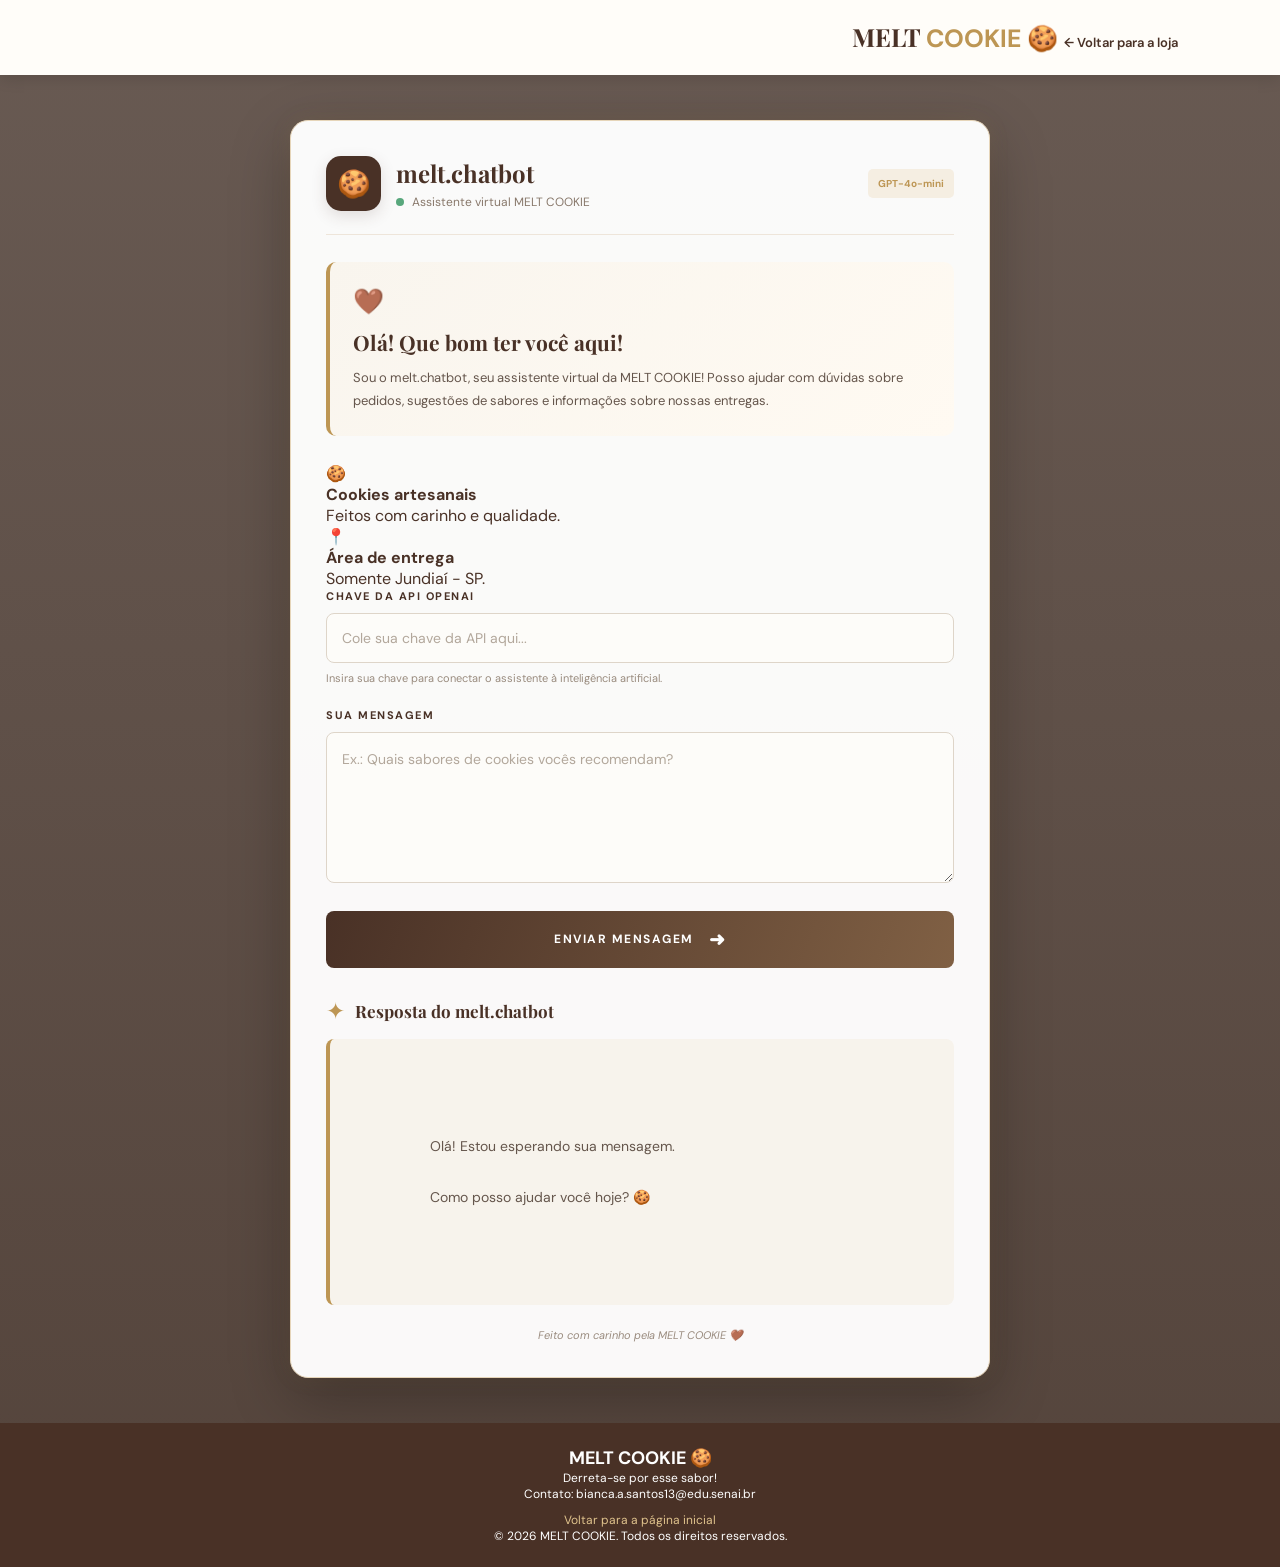
<file: ChatEmpresa.html>
<!DOCTYPE html>
<html lang="pt-BR">

<head>

    <meta charset="UTF-8">

    <meta name="viewport" content="width=device-width, initial-scale=1.0">

    <title>melt.chatbot | MELT COOKIE</title>

    <!-- CSS DO CHATBOT -->

    <link rel="stylesheet" href="styleChatBotEmpresa.css">

    <!-- FONTES -->

    <link rel="preconnect" href="https://fonts.googleapis.com">

    <link rel="preconnect" href="https://fonts.gstatic.com" crossorigin>

    <link href="https://fonts.googleapis.com/css2?family=DM+Sans:wght@400;500;600;700&family=Playfair+Display:wght@600;700&display=swap" rel="stylesheet">

    <!-- JAVASCRIPT -->

    <script src="scriptChatEmpresa.js" defer></script>

</head>


<body>


    <!-- CABEÇALHO -->

    <header class="header">

        <a href="index.html" class="logo">
             <nav class="navigation" id="navigation">

            MELT <span>COOKIE</span> 🍪

        </a>


        <a href="index.html" class="link-voltar">

            ← Voltar para a loja

        </a>

    </header>



    <!-- CONTEÚDO PRINCIPAL -->

    <main class="container">


        <section class="chat-card">


            <!-- IDENTIFICAÇÃO DO CHATBOT -->

            <div class="chat-header">


                <div class="bot-icon">

                    🍪

                </div>


                <div class="bot-info">

                    <h1>melt.chatbot</h1>

                    <p>

                        <span class="status"></span>

                        Assistente virtual MELT COOKIE

                    </p>

                </div>


                <span class="model">

                    GPT-4o-mini

                </span>


            </div>



            <!-- MENSAGEM DE BOAS-VINDAS -->

            <div class="welcome">


                <div class="welcome-icon">

                    🤎

                </div>


                <h2>

                    Olá! Que bom ter você aqui!

                </h2>


                <p>

                    Sou o melt.chatbot, seu assistente virtual
                    da MELT COOKIE!

                    Posso ajudar com dúvidas sobre pedidos,
                    sugestões de sabores e informações sobre
                    nossas entregas.

                </p>


            </div>



            <!-- INFORMAÇÕES DA EMPRESA -->

            <div class="informacoes">


                <div class="info-item">

                    <span>🍪</span>

                    <div>

                        <strong>Cookies artesanais</strong>

                        <p>Feitos com carinho e qualidade.</p>

                    </div>

                </div>


                <div class="info-item">

                    <span>📍</span>

                    <div>

                        <strong>Área de entrega</strong>

                        <p>Somente Jundiaí - SP.</p>

                    </div>

                </div>


            </div>



            <!-- CAMPO DA CHAVE API -->

            <div class="campo">


                <label for="apiKey">

                    CHAVE DA API OPENAI

                </label>


                <input

                    type="password"

                    id="apiKey"

                    placeholder="Cole sua chave da API aqui..."

                    autocomplete="off"

                >


                <small>

                    Insira sua chave para conectar
                    o assistente à inteligência artificial.

                </small>


            </div>



            <!-- CAMPO DA MENSAGEM -->

            <div class="campo">


                <label for="mensagem">

                    SUA MENSAGEM

                </label>


                <textarea

                    id="mensagem"

                    rows="5"

                    placeholder="Ex.: Quais sabores de cookies vocês recomendam?"

                ></textarea>


            </div>



            <!-- BOTÃO ENVIAR -->

            <button id="btnEnviar" type="button">


                <span>

                    ENVIAR MENSAGEM

                </span>


                <span class="seta">

                    ➜

                </span>


            </button>



            <!-- CARREGAMENTO -->

            <div id="carregamento" hidden>


                <span class="loader"></span>


                Preparando uma resposta deliciosa...


            </div>



            <!-- RESPOSTA DO CHATBOT -->

            <div class="resposta-container">


                <div class="resposta-titulo">


                    <span>✦</span>


                    <h3>

                        Resposta do melt.chatbot

                    </h3>


                </div>



                <div id="resposta" aria-live="polite">


                    Olá! Estou esperando sua mensagem.

                    Como posso ajudar você hoje? 🍪


                </div>


            </div>



            <!-- ASSINATURA -->

            <div class="assinatura">


                Feito com carinho pela MELT COOKIE 🤎


            </div>


        </section>


    </main>



    <!-- RODAPÉ -->

    <footer class="footer">


        <h2>

            MELT <span>COOKIE</span> 🍪

        </h2>


        <p>

            Derreta-se por esse sabor!

        </p>


        <p>

            Contato: bianca.a.santos13@edu.senai.br

        </p>


        <a href="index.html">

            Voltar para a página inicial

        </a>


        <div class="copyright">


            © 2026 MELT COOKIE.
            Todos os direitos reservados.


        </div>


    </footer>



</body>

</html>
</file>
<file: styleChatBotEmpresa.css>
/* =====================================
   MELT COOKIE - ESTILO DO CHATBOT
===================================== */

* {
    margin: 0;
    padding: 0;
    box-sizing: border-box;
    font-family: 'DM Sans', sans-serif;
}

:root {
    --marrom: #493126;
    --marrom-claro: #70503e;
    --dourado: #bd9654;
    --dourado-claro: #e0c38d;
    --bege: #f7f3ec;
    --branco: #ffffff;
    --texto: #65564c;
}

body {
    min-height: 100vh;
    display: flex;
    flex-direction: column;
    color: var(--marrom);

    background:
        linear-gradient(
            rgba(54, 35, 25, 0.75),
            rgba(54, 35, 25, 0.85)
        ),
        url("https://images.unsplash.com/photo-1499636136210-6f4ee915583e?w=1600")
        center/cover fixed;
}

/* CABEÇALHO */

.header {
    min-height: 75px;
    padding: 15px 8%;
    background: #fffdf9;

    display: flex;
    align-items: center;
    justify-content: space-between;

    box-shadow: 0 3px 15px #0002;
}

.logo {
    font-family: 'Playfair Display', serif;
    font-size: 25px;
    font-weight: bold;
    color: var(--marrom);
    text-decoration: none;
}

.logo span {
    color: var(--dourado);
}

.link-voltar {
    color: var(--marrom);
    text-decoration: none;
    font-size: 13px;
    font-weight: 600;
    transition: .3s;
}

.link-voltar:hover {
    color: var(--dourado);
}

/* ÁREA PRINCIPAL */

.container {
    flex: 1;
    display: flex;
    align-items: center;
    justify-content: center;
    padding: 45px 20px;
}

/* CARTÃO */

.chat-card {
    width: 100%;
    max-width: 700px;

    background: rgba(255, 255, 255, .97);

    padding: 35px;

    border: 1px solid #e6d5b9;
    border-radius: 18px;

    box-shadow:
        0 20px 60px #0004,
        0 0 20px #bd965422;
}

/* CABEÇALHO DO CHAT */

.chat-header {
    display: flex;
    align-items: center;
    gap: 15px;

    padding-bottom: 23px;
    border-bottom: 1px solid #eee5da;
}

.bot-icon {
    width: 55px;
    height: 55px;

    display: flex;
    align-items: center;
    justify-content: center;

    background: var(--marrom);
    border-radius: 15px;

    font-size: 27px;

    box-shadow: 0 5px 15px #49312625;
}

.bot-info {
    flex: 1;
}

.bot-info h1 {
    font-family: 'Playfair Display', serif;
    font-size: 24px;
    color: var(--marrom);
}

.bot-info p {
    font-size: 12px;
    color: #88786b;
    margin-top: 5px;
}

.status {
    display: inline-block;
    width: 8px;
    height: 8px;
    background: #58a77c;
    border-radius: 50%;
    margin-right: 5px;
}

.model {
    background: #f5eee2;
    color: var(--dourado);
    padding: 8px 10px;
    border-radius: 5px;

    font-size: 10px;
    font-weight: bold;
}

/* BOAS-VINDAS */

.welcome {
    background: linear-gradient(
        135deg,
        #f9f5ee,
        #fffaf2
    );

    border-left: 4px solid var(--dourado);
    border-radius: 10px;

    padding: 23px;
    margin: 27px 0;
}

.welcome-icon {
    font-size: 25px;
}

.welcome h2 {
    font-family: 'Playfair Display', serif;
    font-size: 21px;
    margin: 10px 0;
}

.welcome p {
    color: var(--texto);
    font-size: 13px;
    line-height: 1.8;
}

/* CAMPOS */

.campo {
    margin-bottom: 23px;
}

label {
    display: block;
    margin-bottom: 10px;

    color: var(--marrom);
    font-size: 11px;
    font-weight: bold;
    letter-spacing: 1.5px;
}

input,
textarea {
    width: 100%;
    padding: 15px;

    border: 1px solid #ded5c9;
    border-radius: 8px;

    background: #fdfcf9;
    color: var(--marrom);

    font-size: 14px;
    outline: none;

    transition: .3s;
}

input {
    height: 50px;
}

textarea {
    min-height: 125px;
    resize: vertical;
    line-height: 1.7;
}

input:focus,
textarea:focus {
    border-color: var(--dourado);
    box-shadow: 0 0 0 3px #bd965422;
    background: white;
}

input::placeholder,
textarea::placeholder {
    color: #b2a79b;
}

.campo small {
    display: block;
    margin-top: 8px;
    color: #998b7e;
    font-size: 11px;
}

/* BOTÃO */

button {
    width: 100%;
    padding: 16px;

    display: flex;
    align-items: center;
    justify-content: center;
    gap: 15px;

    background: linear-gradient(
        110deg,
        var(--marrom),
        #806044
    );

    color: white;
    border: none;
    border-radius: 8px;

    font-size: 12px;
    font-weight: bold;
    letter-spacing: 1.5px;

    cursor: pointer;
    transition: .3s;
}

button:hover {
    background: linear-gradient(
        110deg,
        var(--dourado),
        #98713d
    );

    transform: translateY(-2px);

    box-shadow: 0 5px 15px #bd965444;
}

button:disabled {
    opacity: .6;
    cursor: not-allowed;
    transform: none;
}

.seta {
    font-size: 19px;
}

/* CARREGAMENTO */

#carregamento {
    display: flex;
    align-items: center;
    justify-content: center;
    gap: 12px;

    padding: 22px;

    color: var(--dourado);
    font-size: 13px;
}

#carregamento[hidden] {
    display: none;
}

.loader {
    width: 18px;
    height: 18px;

    border: 3px solid #e9dfcf;
    border-top-color: var(--dourado);

    border-radius: 50%;

    animation: girar .8s linear infinite;
}

@keyframes girar {
    to {
        transform: rotate(360deg);
    }
}

/* RESPOSTA */

.resposta-container {
    margin-top: 28px;
}

.resposta-titulo {
    display: flex;
    align-items: center;
    gap: 10px;
    margin-bottom: 13px;
}

.resposta-titulo span {
    color: var(--dourado);
    font-size: 23px;
}

.resposta-titulo h3 {
    font-family: 'Playfair Display', serif;
    font-size: 17px;
}

#resposta {
    min-height: 115px;

    padding: 20px;

    background: var(--bege);
    border-left: 4px solid var(--dourado);
    border-radius: 8px;

    color: var(--texto);
    font-size: 14px;
    line-height: 1.8;

    white-space: pre-wrap;
    overflow-wrap: anywhere;
}

/* ASSINATURA */

.assinatura {
    text-align: center;
    margin-top: 23px;

    color: #998b7e;
    font-size: 11px;
    font-style: italic;
}

/* RODAPÉ */

.footer {
    padding: 23px;
    background: var(--marrom);
    color: white;
    text-align: center;
    font-size: 12px;
}

.footer a {
    display: inline-block;
    margin-top: 10px;

    color: var(--dourado-claro);
    text-decoration: none;
}

.footer a:hover {
    text-decoration: underline;
}

/* RESPONSIVIDADE */

@media (max-width: 600px) {

    .header {
        padding: 15px 5%;
    }

    .logo {
        font-size: 20px;
    }

    .link-voltar {
        font-size: 11px;
    }

    .container {
        padding: 25px 12px;
    }

    .chat-card {
        padding: 22px 17px;
    }

    .bot-info h1 {
        font-size: 19px;
    }

    .model {
        font-size: 8px;
        padding: 6px;
    }

    .welcome h2 {
        font-size: 18px;
    }

}
</file>
